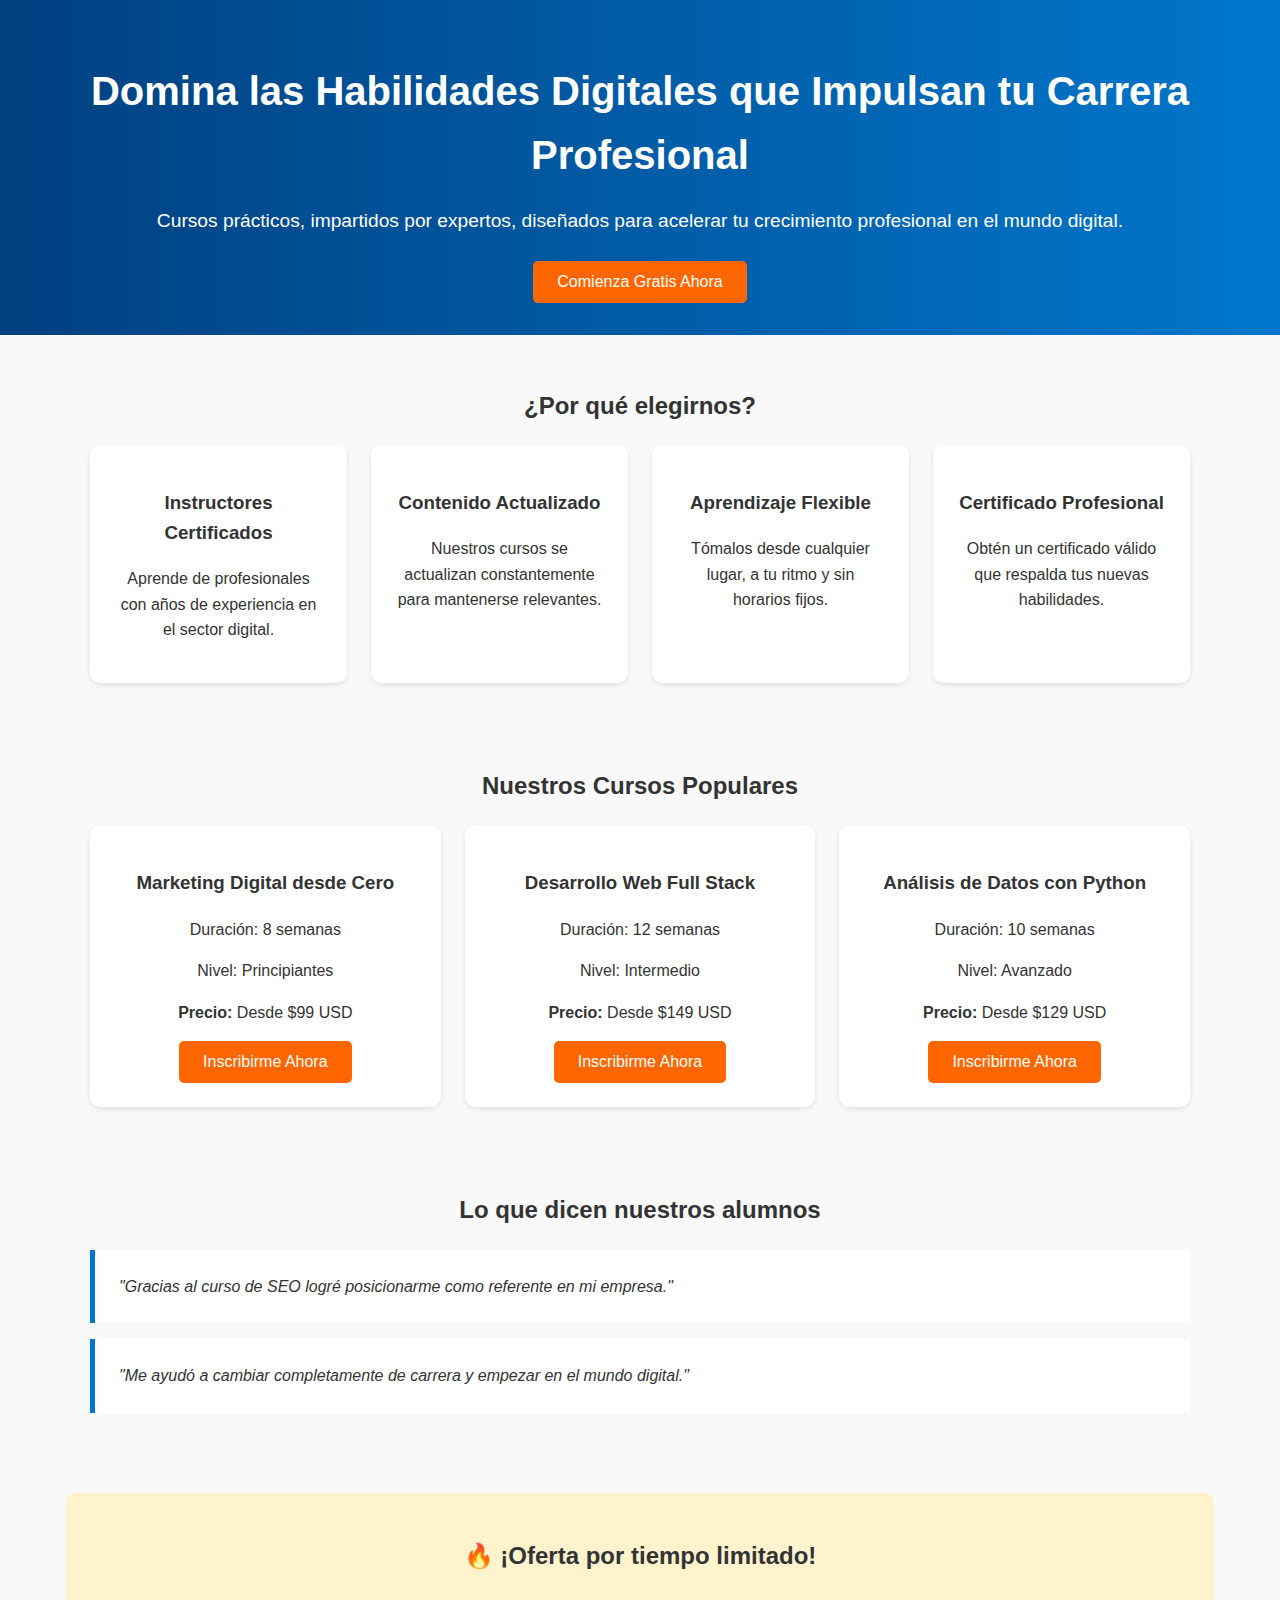
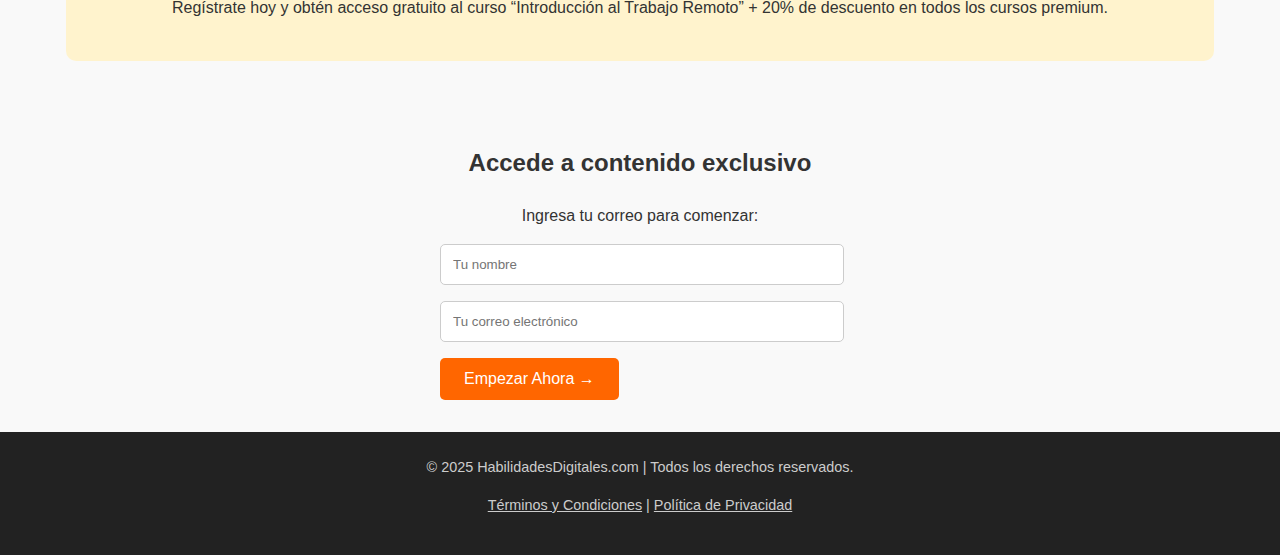
<file: landingpage/index.html>
<!DOCTYPE html>
<html lang="es">
<head>
  <meta charset="UTF-8" />
  <meta name="viewport" content="width=device-width, initial-scale=1.0"/>
  <title>Habilidades Digitales | Aprende y Transforma tu Carrera</title>
  <link href="https://fonts.googleapis.com/css2?family=Open+Sans&display=swap " rel="stylesheet">
  <style>
    body {
      margin: 0;
      font-family: 'Segoe UI', Tahoma, Geneva, Verdana, sans-serif;
      line-height: 1.6;
      background-color: #f9f9f9;
      color: #333;
    }
    header {
      background: linear-gradient(to right, #004080, #0077cc);
      color: white;
      padding: 2rem 1rem;
      text-align: center;
    }
    header h1 {
      font-size: 2.5rem;
      margin-bottom: 0.5rem;
    }
    header p {
      font-size: 1.2rem;
      margin-bottom: 1.5rem;
    }
    .btn {
      background: #ff6600;
      color: white;
      padding: 0.75rem 1.5rem;
      border: none;
      border-radius: 5px;
      font-size: 1rem;
      cursor: pointer;
      transition: background 0.3s ease;
    }
    .btn:hover {
      background: #e65c00;
    }
    section {
      padding: 2rem 1rem;
      max-width: 1100px;
      margin: auto;
    }
    .features, .courses {
      display: grid;
      grid-template-columns: repeat(auto-fit, minmax(250px, 1fr));
      gap: 1.5rem;
    }
    .card {
      background: white;
      padding: 1.5rem;
      border-radius: 10px;
      box-shadow: 0 2px 5px rgba(0,0,0,0.1);
      text-align: center;
    }
    .testimonial {
      background: white;
      padding: 1.5rem;
      border-left: 5px solid #0077cc;
      margin: 1rem 0;
      font-style: italic;
    }
    .cta-offer {
      background: #fff3cd;
      padding: 1.5rem;
      border-radius: 10px;
      text-align: center;
      margin: 2rem auto;
    }
    form input[type="text"], form input[type="email"] {
      padding: 0.75rem;
      width: calc(100% - 22px);
      margin-bottom: 1rem;
      border: 1px solid #ccc;
      border-radius: 5px;
    }
    footer {
      background: #222;
      color: #ccc;
      text-align: center;
      padding: 1.5rem;
      font-size: 0.9rem;
    }
    @media (max-width: 600px) {
      header h1 { font-size: 1.8rem; }
      .btn { width: 100%; }
    }
  </style>
<!-- Global site tag (gtag.js) - Google Analytics -->
<script async src="https://www.googletagmanager.com/gtag/js?id=G-XXXXXXXXXX "></script>
<script>
  window.dataLayer = window.dataLayer || [];
  function gtag(){dataLayer.push(arguments);}
  gtag('js', new Date());
  gtag('config', 'G-XXXXXXXXXX');
</script>  
</head>
<body>

  <!-- Header -->
  <header>
    <h1>Domina las Habilidades Digitales que Impulsan tu Carrera Profesional</h1>
    <p>Cursos prácticos, impartidos por expertos, diseñados para acelerar tu crecimiento profesional en el mundo digital.</p>
    <button class="btn">Comienza Gratis Ahora</button>
  </header>

  <!-- Sección: Ventajas -->
  <section>
    <h2 style="text-align:center;">¿Por qué elegirnos?</h2>
    <div class="features">
      <div class="card">
        <h3>Instructores Certificados</h3>
        <p>Aprende de profesionales con años de experiencia en el sector digital.</p>
      </div>
      <div class="card">
        <h3>Contenido Actualizado</h3>
        <p>Nuestros cursos se actualizan constantemente para mantenerse relevantes.</p>
      </div>
      <div class="card">
        <h3>Aprendizaje Flexible</h3>
        <p>Tómalos desde cualquier lugar, a tu ritmo y sin horarios fijos.</p>
      </div>
      <div class="card">
        <h3>Certificado Profesional</h3>
        <p>Obtén un certificado válido que respalda tus nuevas habilidades.</p>
      </div>
    </div>
  </section>

  <!-- Sección: Cursos Destacados -->
  <section>
    <h2 style="text-align:center;">Nuestros Cursos Populares</h2>
    <div class="courses">
      <div class="card">
        <h3>Marketing Digital desde Cero</h3>
        <p>Duración: 8 semanas</p>
        <p>Nivel: Principiantes</p>
        <p><strong>Precio:</strong> Desde $99 USD</p>
        <button class="btn">Inscribirme Ahora</button>
      </div>
      <div class="card">
        <h3>Desarrollo Web Full Stack</h3>
        <p>Duración: 12 semanas</p>
        <p>Nivel: Intermedio</p>
        <p><strong>Precio:</strong> Desde $149 USD</p>
        <button class="btn">Inscribirme Ahora</button>
      </div>
      <div class="card">
        <h3>Análisis de Datos con Python</h3>
        <p>Duración: 10 semanas</p>
        <p>Nivel: Avanzado</p>
        <p><strong>Precio:</strong> Desde $129 USD</p>
        <button class="btn">Inscribirme Ahora</button>
      </div>
    </div>
  </section>

  <!-- Testimonios -->
  <section>
    <h2 style="text-align:center;">Lo que dicen nuestros alumnos</h2>
    <div class="testimonial">
      "Gracias al curso de SEO logré posicionarme como referente en mi empresa."
    </div>
    <div class="testimonial">
      "Me ayudó a cambiar completamente de carrera y empezar en el mundo digital."
    </div>
  </section>

  <!-- Oferta Limitada -->
  <section class="cta-offer">
    <h2>🔥 ¡Oferta por tiempo limitado!</h2>
    <p>Regístrate hoy y obtén acceso gratuito al curso “Introducción al Trabajo Remoto” + 20% de descuento en todos los cursos premium.</p>
  </section>

  <!-- Registro de Lead -->
  <section>
    <h2 style="text-align:center;">Accede a contenido exclusivo</h2>
    <p style="text-align:center;">Ingresa tu correo para comenzar:</p>
    <form style="max-width: 400px; margin: auto;">
      <input type="text" placeholder="Tu nombre" required/>
      <input type="email" placeholder="Tu correo electrónico" required/>
      <button class="btn" type="submit">Empezar Ahora →</button>
    </form>
  </section>

  <!-- Footer -->
  <footer>
    &copy; 2025 HabilidadesDigitales.com | Todos los derechos reservados.
    <p><a href="#" style="color: #ccc; text-decoration: underline;">Términos y Condiciones</a> | <a href="#" style="color: #ccc; text-decoration: underline;">Política de Privacidad</a></p>
  </footer>

</body>
</html>
</file>
